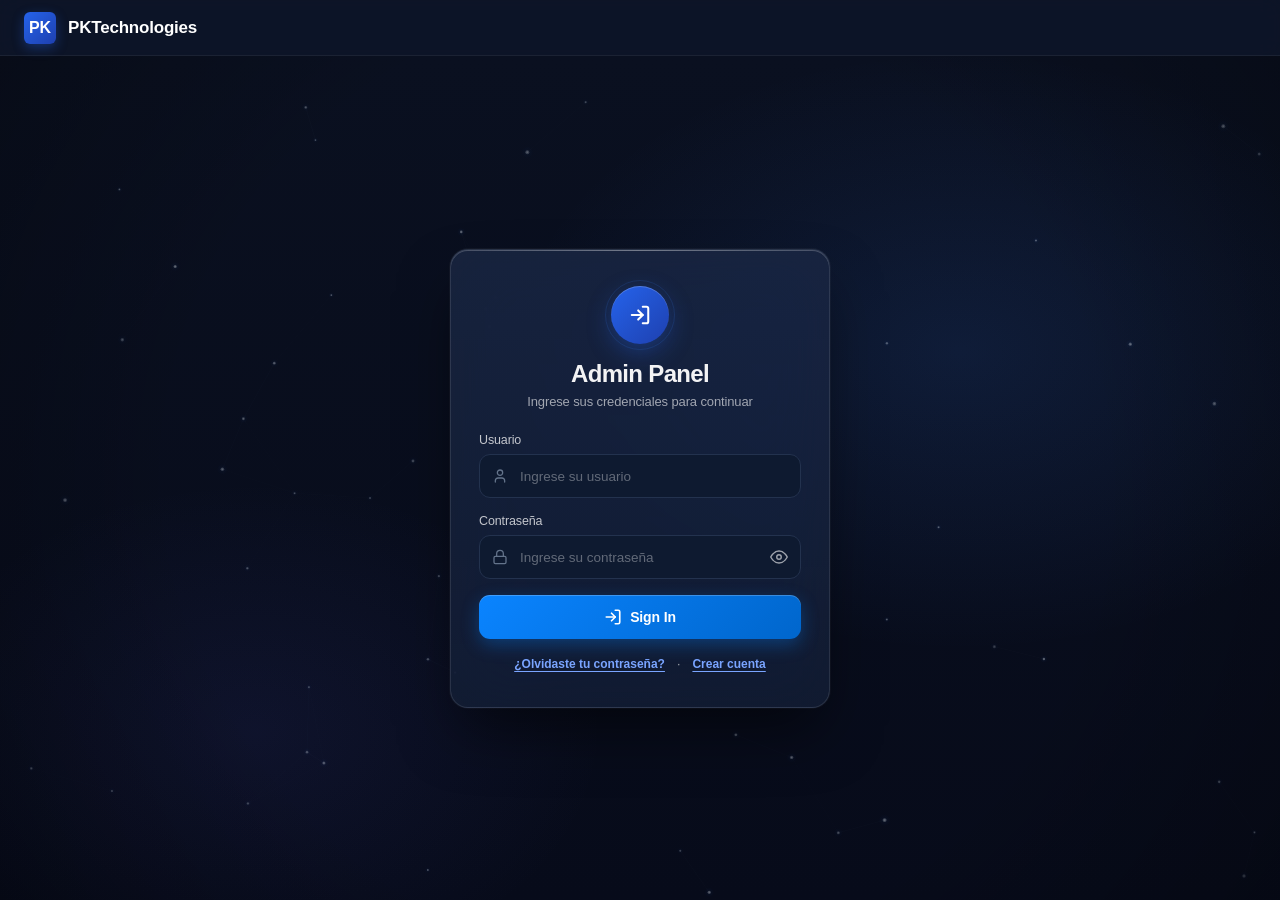
<file: index.html>
<!DOCTYPE html>
<html lang="es">
<head>
    <meta charset="UTF-8">
    <meta name="viewport" content="width=device-width, initial-scale=1.0">
    <title>PKTechnologies - Admin Panel</title>
    <link rel="stylesheet" href="styles.css?v=20250902_nodes">
</head>
<body>
    <header class="topbar">
        <div class="brand">
            <div class="brand-logo">PK</div>
            <span class="brand-name">PKTechnologies</span>
        </div>
    </header>

    <main class="main-container">
        <canvas id="bg-particles" aria-hidden="true"></canvas>
        <section class="card">
            <div class="icon-circle">
                <svg width="22" height="22" viewBox="0 0 24 24" fill="none" stroke="currentColor" stroke-width="2.2" stroke-linecap="round" stroke-linejoin="round">
                    <path d="M15 3h4a2 2 0 0 1 2 2v14a2 2 0 0 1-2 2h-4"></path>
                    <polyline points="10 17 15 12 10 7"></polyline>
                    <line x1="15" y1="12" x2="3" y2="12"></line>
                </svg>
            </div>

            <h1 class="card-title" id="form-title">Admin Panel</h1>
            <p class="card-subtitle" id="form-subtitle">Ingrese sus credenciales para continuar</p>

            <div id="alert-box" class="alert hidden"></div>

            <!-- Paso 1: Formulario de Credenciales -->
            <form id="login-form" novalidate>
                <div class="form-group">
                    <label for="username">Usuario</label>
                    <div class="input-wrapper">
                        <span class="input-icon" aria-hidden="true">
                            <svg width="16" height="16" viewBox="0 0 24 24" fill="none" stroke="currentColor" stroke-width="1.9" stroke-linecap="round" stroke-linejoin="round">
                                <path d="M19 21v-2a4 4 0 0 0-4-4H9a4 4 0 0 0-4 4v2"></path>
                                <circle cx="12" cy="7" r="4"></circle>
                            </svg>
                        </span>
                        <input type="text" id="username" placeholder="Ingrese su usuario" autocomplete="username">
                    </div>
                </div>

                <div class="form-group">
                    <label for="password">Contraseña</label>
                    <div class="input-wrapper with-toggle">
                        <span class="input-icon" aria-hidden="true">
                            <svg width="16" height="16" viewBox="0 0 24 24" fill="none" stroke="currentColor" stroke-width="1.9" stroke-linecap="round" stroke-linejoin="round">
                                <rect x="3" y="11" width="18" height="11" rx="2" ry="2"></rect>
                                <path d="M7 11V7a5 5 0 0 1 10 0v4"></path>
                            </svg>
                        </span>
                        <input type="password" id="password" placeholder="Ingrese su contraseña" autocomplete="current-password">
                        <button type="button" class="toggle-password" id="toggle-password" aria-label="Mostrar contraseña" tabindex="-1">
                            <!-- ojo abierto (visible) -->
                            <svg class="eye-open" width="18" height="18" viewBox="0 0 24 24" fill="none" stroke="currentColor" stroke-width="1.9" stroke-linecap="round" stroke-linejoin="round">
                                <path d="M1 12s4-8 11-8 11 8 11 8-4 8-11 8-11-8-11-8z"></path>
                                <circle cx="12" cy="12" r="3"></circle>
                            </svg>
                            <!-- ojo tachado (oculto) -->
                            <svg class="eye-closed hidden" width="18" height="18" viewBox="0 0 24 24" fill="none" stroke="currentColor" stroke-width="1.9" stroke-linecap="round" stroke-linejoin="round">
                                <path d="M17.94 17.94A10.07 10.07 0 0 1 12 20c-7 0-11-8-11-8a18.45 18.45 0 0 1 5.06-5.94"></path>
                                <path d="M9.53 9.53A3 3 0 0 0 12 15a3 3 0 0 0 2.47-5.47"></path>
                                <path d="M14.12 14.12L9.88 9.88"></path>
                                <path d="M1 1l22 22"></path>
                                <path d="M10.58 10.58A2 2 0 0 0 12 14a2 2 0 0 0 1.42-3.42"></path>
                            </svg>
                        </button>
                    </div>
                </div>

                <button type="submit" class="btn-signin">
                    <svg width="18" height="18" viewBox="0 0 24 24" fill="none" stroke="currentColor" stroke-width="2.2" stroke-linecap="round" stroke-linejoin="round">
                        <path d="M15 3h4a2 2 0 0 1 2 2v14a2 2 0 0 1-2 2h-4"></path>
                        <polyline points="10 17 15 12 10 7"></polyline>
                        <line x1="15" y1="12" x2="3" y2="12"></line>
                    </svg>
                    <span>Sign In</span>
                </button>
            </form>

            <!-- Paso 2: Formulario de Confirmación 2FA - adaptado de React otp-input a vanilla dark -->
            <form id="otp-form" class="hidden" novalidate>
                <div class="form-group otp-group">
                    <label>Código de Verificación (6 dígitos)</label>
                    <div class="otp-container" id="otp-container" role="group" aria-label="Código de verificación">
                        <input class="otp-cell" type="text" inputmode="numeric" autocomplete="one-time-code" maxlength="1" aria-label="Código, carácter 1 de 6">
                        <input class="otp-cell" type="text" inputmode="numeric" autocomplete="off" maxlength="1" aria-label="Código, carácter 2 de 6">
                        <input class="otp-cell" type="text" inputmode="numeric" autocomplete="off" maxlength="1" aria-label="Código, carácter 3 de 6">
                        <input class="otp-cell group-gap" type="text" inputmode="numeric" autocomplete="off" maxlength="1" aria-label="Código, carácter 4 de 6">
                        <input class="otp-cell" type="text" inputmode="numeric" autocomplete="off" maxlength="1" aria-label="Código, carácter 5 de 6">
                        <input class="otp-cell" type="text" inputmode="numeric" autocomplete="off" maxlength="1" aria-label="Código, carácter 6 de 6">
                    </div>
                    <div class="otp-hint" id="otp-hint" aria-live="polite"></div>
                    <div class="otp-resend">
                        <span id="otp-timer" aria-live="polite"></span>
                        <button type="button" id="resend-otp" class="link-button">Reenviar código</button>
                    </div>
                    <input type="hidden" id="otp-code">
                </div>

                <button type="submit" class="btn-signin">
                    <span>Confirmar código</span>
                </button>
            </form>

            <!-- Enlaces secundarios -->
            <div class="auth-links" id="auth-links">
                <button type="button" class="link-button" id="link-forgot">¿Olvidaste tu contraseña?</button>
                <span aria-hidden="true">·</span>
                <button type="button" class="link-button" id="link-register">Crear cuenta</button>
            </div>

            <!-- Paso: solicitar código de recuperación -->
            <form id="forgot-form" class="hidden" novalidate>
                <div class="form-group">
                    <label for="forgot-identifier">Usuario o correo</label>
                    <div class="input-wrapper">
                        <input type="text" id="forgot-identifier" placeholder="Tu usuario o correo" autocomplete="username">
                    </div>
                </div>
                <button type="submit" class="btn-signin">
                    <span>Enviar código</span>
                </button>
                <div class="otp-resend centered">
                    <button type="button" class="link-button" data-back>Volver al inicio</button>
                </div>
            </form>

            <!-- Paso: definir nueva contraseña -->
            <form id="reset-form" class="hidden" novalidate>
                <div class="form-group">
                    <label for="reset-email">Correo donde recibiste el código</label>
                    <div class="input-wrapper">
                        <input type="email" id="reset-email" placeholder="tucorreo@ejemplo.com" autocomplete="email">
                    </div>
                </div>
                <div class="form-group">
                    <label for="reset-code">Código de 6 dígitos</label>
                    <div class="input-wrapper">
                        <input type="text" id="reset-code" inputmode="numeric" maxlength="6" placeholder="000000" autocomplete="one-time-code">
                    </div>
                </div>
                <div class="form-group">
                    <label for="reset-password">Nueva contraseña</label>
                    <div class="input-wrapper">
                        <input type="password" id="reset-password" placeholder="Mínimo 8 caracteres, letras y números" autocomplete="new-password">
                    </div>
                </div>
                <div class="form-group">
                    <label for="reset-password2">Confirmar contraseña</label>
                    <div class="input-wrapper">
                        <input type="password" id="reset-password2" placeholder="Repite la contraseña" autocomplete="new-password">
                    </div>
                </div>
                <button type="submit" class="btn-signin">
                    <span>Guardar contraseña</span>
                </button>
                <div class="otp-resend centered">
                    <button type="button" class="link-button" data-back>Volver al inicio</button>
                </div>
            </form>

            <!-- Paso: crear cuenta -->
            <form id="register-form" class="hidden" novalidate>
                <div class="form-group">
                    <label for="reg-nombre">Usuario</label>
                    <div class="input-wrapper">
                        <input type="text" id="reg-nombre" placeholder="Elige un usuario" autocomplete="username">
                    </div>
                </div>
                <div class="form-group">
                    <label for="reg-email">Correo</label>
                    <div class="input-wrapper">
                        <input type="email" id="reg-email" placeholder="tucorreo@ejemplo.com" autocomplete="email">
                    </div>
                </div>
                <div class="form-group">
                    <label for="reg-password">Contraseña</label>
                    <div class="input-wrapper">
                        <input type="password" id="reg-password" placeholder="Mínimo 8 caracteres, letras y números" autocomplete="new-password">
                    </div>
                </div>
                <div class="form-group">
                    <label for="reg-password2">Confirmar contraseña</label>
                    <div class="input-wrapper">
                        <input type="password" id="reg-password2" placeholder="Repite la contraseña" autocomplete="new-password">
                    </div>
                </div>
                <button type="submit" class="btn-signin">
                    <span>Crear cuenta</span>
                </button>
                <div class="otp-resend centered">
                    <button type="button" class="link-button" data-back>Volver al inicio</button>
                </div>
            </form>

            <!-- Paso: confirmar cuenta con el código del correo (mismo diseño 6 celdas que el login) -->
            <form id="register-confirm-form" class="hidden" novalidate>
                <div class="form-group otp-group">
                    <label>Código de Verificación (6 dígitos)</label>
                    <div class="otp-container" id="reg-otp-container" role="group" aria-label="Código de verificación">
                        <input class="otp-cell" type="text" inputmode="numeric" autocomplete="one-time-code" maxlength="1" aria-label="Código, carácter 1 de 6">
                        <input class="otp-cell" type="text" inputmode="numeric" autocomplete="off" maxlength="1" aria-label="Código, carácter 2 de 6">
                        <input class="otp-cell" type="text" inputmode="numeric" autocomplete="off" maxlength="1" aria-label="Código, carácter 3 de 6">
                        <input class="otp-cell group-gap" type="text" inputmode="numeric" autocomplete="off" maxlength="1" aria-label="Código, carácter 4 de 6">
                        <input class="otp-cell" type="text" inputmode="numeric" autocomplete="off" maxlength="1" aria-label="Código, carácter 5 de 6">
                        <input class="otp-cell" type="text" inputmode="numeric" autocomplete="off" maxlength="1" aria-label="Código, carácter 6 de 6">
                    </div>
                    <div class="otp-hint" id="reg-otp-hint" aria-live="polite"></div>
                    <div class="otp-resend">
                        <span id="reg-otp-timer" aria-live="polite"></span>
                        <button type="button" id="resend-reg" class="link-button">Reenviar código</button>
                    </div>
                    <input type="hidden" id="reg-otp-code">
                </div>
                <button type="submit" class="btn-signin">
                    <span>Confirmar cuenta</span>
                </button>
                <div class="otp-resend centered">
                    <button type="button" class="link-button" data-back>Volver al inicio</button>
                </div>
            </form>
        </section>
    </main>

    <script src="app.js?v=20250902_nodes"></script>
</body>
</html>
</file>
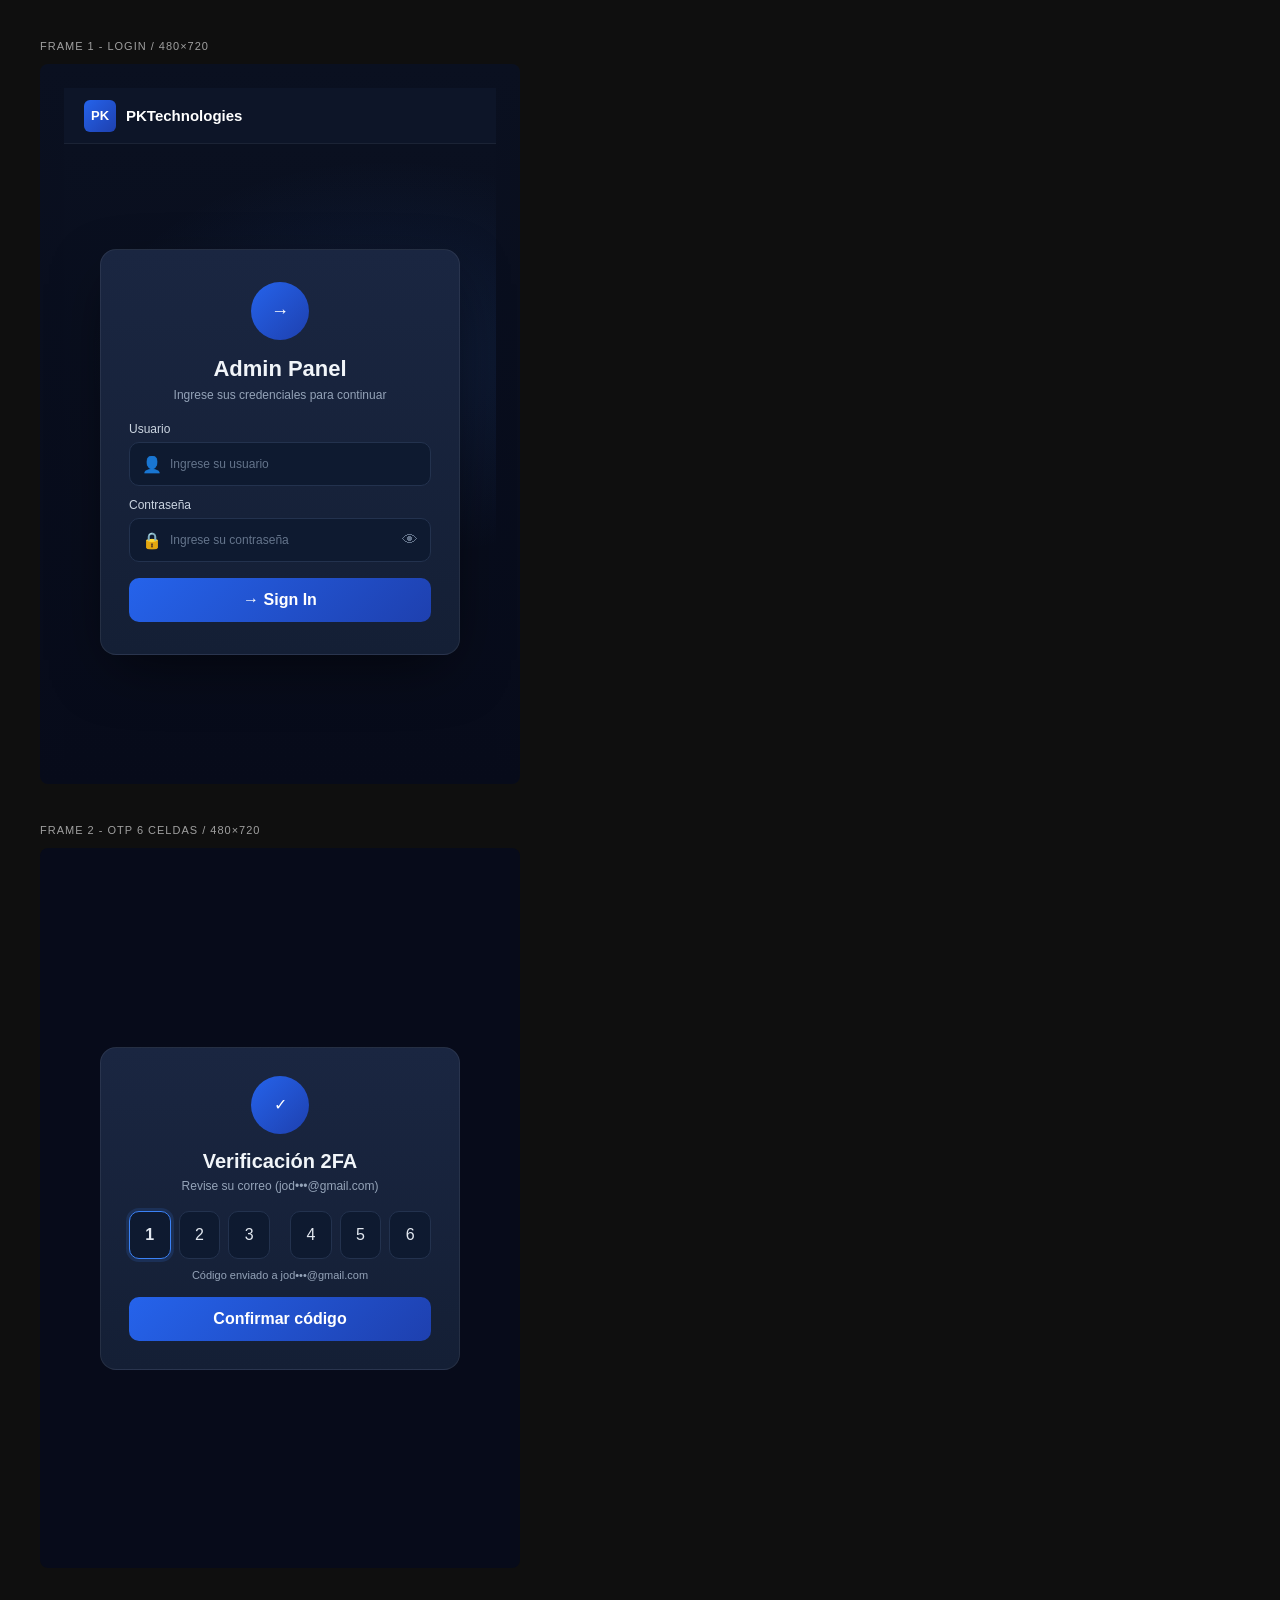
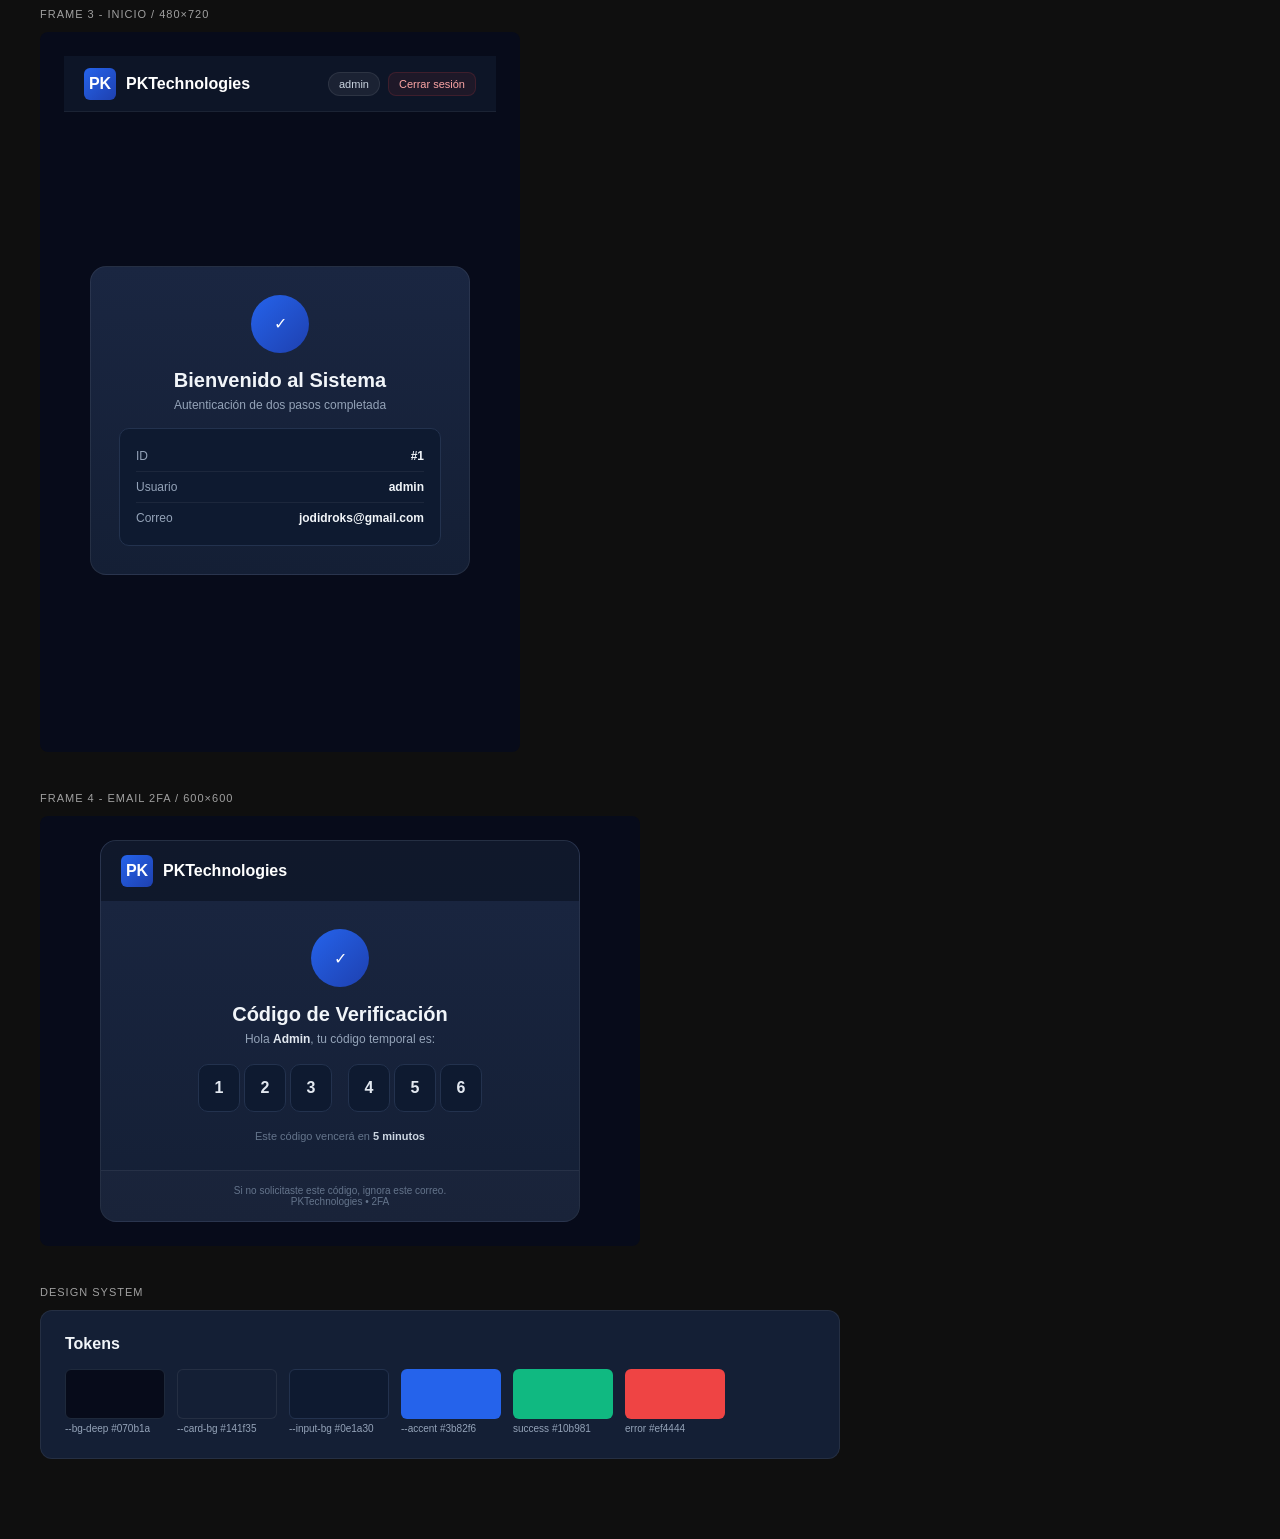
<file: figma/PKTechnologies_Figma_Import.html>
<!DOCTYPE html>
<html lang="es">
<head>
<meta charset="UTF-8">
<title>PKTechnologies - Figma Import</title>
<style>
  *{margin:0;padding:0;box-sizing:border-box;font-family:-apple-system,BlinkMacSystemFont,"Segoe UI",Roboto,sans-serif}
  body{background:#0f0f0f;padding:40px}
  .label{color:#fff;font-size:11px;letter-spacing:1px;text-transform:uppercase;margin-bottom:12px;opacity:0.6}
  /* Frame container for Figma */
  .figma-frame{width:480px;background:#070b1a;padding:24px;border-radius:8px;margin-bottom:40px}
</style>
</head>
<body>

<!-- FRAME 1: Login -->
<div class="label">Frame 1 - Login / 480×720</div>
<div class="figma-frame" style="width:480px;height:720px;background:linear-gradient(180deg,#0a1020 0%,#070b1a 100%);display:flex;flex-direction:column;">
  <div style="height:56px;background:rgba(15,23,42,0.85);display:flex;align-items:center;padding:0 20px;border-bottom:1px solid rgba(255,255,255,0.06);">
    <div style="width:32px;height:32px;background:linear-gradient(135deg,#2563eb,#1e40af);border-radius:6px;display:flex;align-items:center;justify-content:center;color:#fff;font-weight:700;font-size:13px;">PK</div>
    <span style="color:#fff;font-weight:600;margin-left:10px;font-size:15px;">PKTechnologies</span>
  </div>
  <div style="flex:1;display:flex;align-items:center;justify-content:center;padding:24px;background:radial-gradient(ellipse 600px 400px at 75% 35%, rgba(59,130,246,0.12), transparent 50%), linear-gradient(180deg,#0a1020 0%,#070b1a 100%);">
    <div style="width:360px;background:linear-gradient(180deg,#1a2641 0%,#141f35 100%);border:1px solid rgba(255,255,255,0.07);border-radius:16px;padding:32px 28px;box-shadow:0 20px 60px -15px rgba(0,0,0,0.6);text-align:center;">
      <div style="width:58px;height:58px;background:linear-gradient(135deg,#2563eb,#1e40af);border-radius:50%;margin:0 auto 16px;display:flex;align-items:center;justify-content:center;color:#fff;font-size:18px;">→</div>
      <div style="color:#f1f5f9;font-size:22px;font-weight:650;margin-bottom:6px;">Admin Panel</div>
      <div style="color:#94a3b8;font-size:12px;margin-bottom:20px;">Ingrese sus credenciales para continuar</div>
      <div style="text-align:left;margin-bottom:12px;">
        <div style="color:#cbd5e1;font-size:12px;margin-bottom:6px;">Usuario</div>
        <div style="height:44px;background:#0e1a30;border:1px solid #23324e;border-radius:10px;display:flex;align-items:center;padding:0 12px;gap:8px;">
          <span style="color:#64748b;">👤</span><span style="color:#64748b;font-size:12px;">Ingrese su usuario</span>
        </div>
      </div>
      <div style="text-align:left;margin-bottom:16px;">
        <div style="color:#cbd5e1;font-size:12px;margin-bottom:6px;">Contraseña</div>
        <div style="height:44px;background:#0e1a30;border:1px solid #23324e;border-radius:10px;display:flex;align-items:center;padding:0 12px;gap:8px;justify-content:space-between;">
          <span style="display:flex;gap:8px;align-items:center;"><span style="color:#64748b;">🔒</span><span style="color:#64748b;font-size:12px;">Ingrese su contraseña</span></span><span style="color:#64748b;">👁</span>
        </div>
      </div>
      <div style="height:44px;background:linear-gradient(135deg,#2563eb,#1e40af);border-radius:10px;display:flex;align-items:center;justify-content:center;color:#fff;font-weight:600;gap:8px;">→ Sign In</div>
    </div>
  </div>
</div>

<!-- FRAME 2: OTP 6 celdas -->
<div class="label">Frame 2 - OTP 6 celdas / 480×720</div>
<div class="figma-frame" style="width:480px;height:720px;background:#070b1a;padding:24px;display:flex;flex-direction:column;align-items:center;justify-content:center;">
  <div style="width:360px;background:linear-gradient(180deg,#1a2641 0%,#141f35 100%);border:1px solid rgba(255,255,255,0.07);border-radius:16px;padding:28px;text-align:center;">
    <div style="width:58px;height:58px;background:linear-gradient(135deg,#2563eb,#1e40af);border-radius:50%;margin:0 auto 16px;display:flex;align-items:center;justify-content:center;color:#fff;">✓</div>
    <div style="color:#f1f5f9;font-size:20px;font-weight:650;">Verificación 2FA</div>
    <div style="color:#94a3b8;font-size:12px;margin:6px 0 18px;">Revise su correo (jod•••@gmail.com)</div>
    <div style="display:flex;gap:8px;justify-content:center;margin-bottom:10px;">
      <div style="width:42px;height:48px;background:#0e1a30;border:1.8px solid #3b82f6;border-radius:10px;display:flex;align-items:center;justify-content:center;color:#e2e8f0;font-mono:17px;font-weight:600;box-shadow:0 0 0 3px rgba(59,130,246,0.15);">1</div>
      <div style="width:42px;height:48px;background:#0e1a30;border:1.8px solid #23324e;border-radius:10px;display:flex;align-items:center;justify-content:center;color:#e2e8f0;font-mono:17px;">2</div>
      <div style="width:42px;height:48px;background:#0e1a30;border:1.8px solid #23324e;border-radius:10px;display:flex;align-items:center;justify-content:center;color:#e2e8f0;">3</div>
      <div style="width:42px;height:48px;background:#0e1a30;border:1.8px solid #23324e;border-radius:10px;display:flex;align-items:center;justify-content:center;color:#e2e8f0;margin-left:12px;">4</div>
      <div style="width:42px;height:48px;background:#0e1a30;border:1.8px solid #23324e;border-radius:10px;display:flex;align-items:center;justify-content:center;color:#e2e8f0;">5</div>
      <div style="width:42px;height:48px;background:#0e1a30;border:1.8px solid #23324e;border-radius:10px;display:flex;align-items:center;justify-content:center;color:#e2e8f0;">6</div>
    </div>
    <div style="color:#94a3b8;font-size:11px;">Código enviado a jod•••@gmail.com</div>
    <div style="height:44px;background:linear-gradient(135deg,#2563eb,#1e40af);border-radius:10px;display:flex;align-items:center;justify-content:center;color:#fff;font-weight:600;margin-top:16px;">Confirmar código</div>
  </div>
</div>

<!-- FRAME 3: Inicio -->
<div class="label">Frame 3 - Inicio / 480×720</div>
<div class="figma-frame" style="width:480px;height:720px;background:#070b1a;padding:24px;display:flex;flex-direction:column;">
  <div style="height:56px;background:rgba(15,23,42,0.85);display:flex;align-items:center;padding:0 20px;justify-content:space-between;border-bottom:1px solid rgba(255,255,255,0.06);">
    <div style="display:flex;align-items:center;gap:10px;"><div style="width:32px;height:32px;background:linear-gradient(135deg,#2563eb,#1e40af);border-radius:6px;display:flex;align-items:center;justify-content:center;color:#fff;font-weight:700;">PK</div><span style="color:#fff;font-weight:600;">PKTechnologies</span></div>
    <div style="display:flex;gap:8px;align-items:center;"><span style="background:rgba(255,255,255,0.06);border:1px solid rgba(255,255,255,0.08);padding:5px 10px;border-radius:20px;color:#cbd5e1;font-size:11px;">admin</span><span style="background:rgba(239,68,68,0.08);border:1px solid rgba(239,68,68,0.15);padding:5px 10px;border-radius:8px;color:#fca5a5;font-size:11px;">Cerrar sesión</span></div>
  </div>
  <div style="flex:1;display:flex;align-items:center;justify-content:center;padding:24px;">
    <div style="width:380px;background:linear-gradient(180deg,#1a2641 0%,#141f35 100%);border:1px solid rgba(255,255,255,0.07);border-radius:16px;padding:28px;text-align:center;">
      <div style="width:58px;height:58px;background:linear-gradient(135deg,#2563eb,#1e40af);border-radius:50%;margin:0 auto 16px;display:flex;align-items:center;justify-content:center;color:#fff;">✓</div>
      <div style="color:#f1f5f9;font-size:20px;font-weight:650;">Bienvenido al Sistema</div>
      <div style="color:#94a3b8;font-size:12px;margin:6px 0 16px;">Autenticación de dos pasos completada</div>
      <div style="background:#0e1a30;border:1px solid #23324e;border-radius:10px;padding:12px 16px;text-align:left;">
        <div style="display:flex;justify-content:space-between;padding:8px 0;border-bottom:1px solid rgba(255,255,255,0.06);font-size:12px;"><span style="color:#94a3b8;">ID</span><span style="color:#f1f5f9;font-weight:600;">#1</span></div>
        <div style="display:flex;justify-content:space-between;padding:8px 0;border-bottom:1px solid rgba(255,255,255,0.06);font-size:12px;"><span style="color:#94a3b8;">Usuario</span><span style="color:#f1f5f9;font-weight:600;">admin</span></div>
        <div style="display:flex;justify-content:space-between;padding:8px 0;font-size:12px;"><span style="color:#94a3b8;">Correo</span><span style="color:#f1f5f9;font-weight:600;">jodidroks@gmail.com</span></div>
      </div>
    </div>
  </div>
</div>

<!-- FRAME 4: Email -->
<div class="label">Frame 4 - Email 2FA / 600×600</div>
<div class="figma-frame" style="width:600px;background:#070b1a;padding:24px;">
  <div style="max-width:480px;margin:0 auto;background:linear-gradient(180deg,#1a2641 0%,#141f35 100%);border:1px solid rgba(255,255,255,0.07);border-radius:16px;overflow:hidden;">
    <div style="background:rgba(15,23,42,0.9);padding:14px 20px;display:flex;align-items:center;gap:10px;">
      <div style="width:32px;height:32px;background:linear-gradient(135deg,#2563eb,#1e40af);border-radius:6px;display:flex;align-items:center;justify-content:center;color:#fff;font-weight:700;">PK</div>
      <span style="color:#fff;font-weight:600;">PKTechnologies</span>
    </div>
    <div style="padding:28px 24px;text-align:center;">
      <div style="width:58px;height:58px;background:linear-gradient(135deg,#2563eb,#1e40af);border-radius:50%;margin:0 auto;display:flex;align-items:center;justify-content:center;color:#fff;">✓</div>
      <div style="color:#f1f5f9;font-size:20px;font-weight:650;margin:16px 0 6px;">Código de Verificación</div>
      <div style="color:#94a3b8;font-size:12px;">Hola <span style="color:#e2e8f0;font-weight:600;">Admin</span>, tu código temporal es:</div>
      <div style="display:flex;gap:4px;justify-content:center;margin:18px 0;">
        <div style="width:42px;height:48px;background:#0e1a30;border:1.8px solid #23324e;border-radius:10px;display:flex;align-items:center;justify-content:center;color:#e2e8f0;font-weight:600;">1</div>
        <div style="width:42px;height:48px;background:#0e1a30;border:1.8px solid #23324e;border-radius:10px;display:flex;align-items:center;justify-content:center;color:#e2e8f0;font-weight:600;">2</div>
        <div style="width:42px;height:48px;background:#0e1a30;border:1.8px solid #23324e;border-radius:10px;display:flex;align-items:center;justify-content:center;color:#e2e8f0;font-weight:600;">3</div>
        <div style="width:42px;height:48px;background:#0e1a30;border:1.8px solid #23324e;border-radius:10px;display:flex;align-items:center;justify-content:center;color:#e2e8f0;font-weight:600;margin-left:12px;">4</div>
        <div style="width:42px;height:48px;background:#0e1a30;border:1.8px solid #23324e;border-radius:10px;display:flex;align-items:center;justify-content:center;color:#e2e8f0;font-weight:600;">5</div>
        <div style="width:42px;height:48px;background:#0e1a30;border:1.8px solid #23324e;border-radius:10px;display:flex;align-items:center;justify-content:center;color:#e2e8f0;font-weight:600;">6</div>
      </div>
      <div style="color:#64748b;font-size:11px;">Este código vencerá en <span style="color:#cbd5e1;font-weight:600;">5 minutos</span></div>
    </div>
    <div style="background:rgba(255,255,255,0.02);border-top:1px solid rgba(255,255,255,0.06);padding:14px;text-align:center;color:#64748b;font-size:10px;">Si no solicitaste este código, ignora este correo.<br>PKTechnologies • 2FA</div>
  </div>
</div>

<!-- DESIGN SYSTEM -->
<div class="label">Design System</div>
<div class="figma-frame" style="width:800px;background:#141f35;padding:24px;border:1px solid rgba(255,255,255,0.07);border-radius:12px;">
  <div style="color:#f1f5f9;font-size:16px;font-weight:700;margin-bottom:16px;">Tokens</div>
  <div style="display:flex;gap:12px;flex-wrap:wrap;">
    <div style="width:100px;"><div style="height:50px;background:#070b1a;border-radius:6px;border:1px solid #1e293b;"></div><div style="color:#94a3b8;font-size:10px;margin-top:4px;">--bg-deep #070b1a</div></div>
    <div style="width:100px;"><div style="height:50px;background:#141f35;border-radius:6px;border:1px solid rgba(255,255,255,0.07);"></div><div style="color:#94a3b8;font-size:10px;margin-top:4px;">--card-bg #141f35</div></div>
    <div style="width:100px;"><div style="height:50px;background:#0e1a30;border-radius:6px;border:1px solid #23324e;"></div><div style="color:#94a3b8;font-size:10px;margin-top:4px;">--input-bg #0e1a30</div></div>
    <div style="width:100px;"><div style="height:50px;background:#2563eb;border-radius:6px;"></div><div style="color:#94a3b8;font-size:10px;margin-top:4px;">--accent #3b82f6</div></div>
    <div style="width:100px;"><div style="height:50px;background:#10b981;border-radius:6px;"></div><div style="color:#94a3b8;font-size:10px;margin-top:4px;">success #10b981</div></div>
    <div style="width:100px;"><div style="height:50px;background:#ef4444;border-radius:6px;"></div><div style="color:#94a3b8;font-size:10px;margin-top:4px;">error #ef4444</div></div>
  </div>
</div>

</body>
</html>
</file>
<file: styles.css>
* {
    margin: 0;
    padding: 0;
    box-sizing: border-box;
    font-family: -apple-system, BlinkMacSystemFont, "Segoe UI", Roboto, Helvetica, Arial, sans-serif;
}

:root {
    --bg-deep: #070b1a;
    --bg-mid: #0f172a;
    --card-bg: rgba(20, 31, 53, 0.78);
    --card-border: rgba(255, 255, 255, 0.1);
    --text-primary: rgba(255, 255, 255, 0.95);
    --text-secondary: rgba(255, 255, 255, 0.60);
    --text-tertiary: rgba(255, 255, 255, 0.35);
    --text-label: rgba(255, 255, 255, 0.75);
    --input-bg: #0e1a30;
    --input-bg-hover: #162747;
    --input-border: #23324e;
    --input-border-hover: #3a5a8a;
    --accent: #3b82f6;
    --accent-strong: #2563eb;
    --accent-glow: rgba(59, 130, 246, 0.15);
    --apple-blue: #0a84ff;
    --apple-focus: rgba(10, 132, 255, 0.28);
    --apple-ease: cubic-bezier(0.16, 1, 0.3, 1);
}

body {
    min-height: 100vh;
    display: flex;
    flex-direction: column;
    background-color: var(--bg-deep);
    color: var(--text-primary);
    overflow-x: hidden;
}

/* 1. Barra superior - dark glass */
.topbar {
    height: 56px;
    background: rgba(15, 23, 42, 0.85);
    backdrop-filter: blur(12px) saturate(1.2);
    display: flex;
    align-items: center;
    padding: 0 24px;
    border-bottom: 1px solid rgba(255, 255, 255, 0.06);
    z-index: 10;
    animation: slideDownTop 0.6s ease-out;
}

@keyframes slideDownTop {
    from { transform: translateY(-100%); opacity: 0; }
    to { transform: translateY(0); opacity: 1; }
}

.brand {
    display: flex;
    align-items: center;
    gap: 12px;
}

.brand-logo {
    width: 32px;
    height: 32px;
    background: linear-gradient(135deg, #2563eb, #1e40af);
    color: #ffffff;
    font-size: 16px;
    font-weight: 700;
    display: flex;
    align-items: center;
    justify-content: center;
    border-radius: 6px;
    box-shadow: 0 4px 12px rgba(37, 99, 235, 0.35);
    transition: transform 0.3s ease, box-shadow 0.3s ease;
}

.brand-logo:hover {
    transform: scale(1.05) rotate(3deg);
    box-shadow: 0 6px 18px rgba(37, 99, 235, 0.5);
}

.brand-name {
    color: #ffffff;
    font-size: 17px;
    font-weight: 600;
    letter-spacing: -0.2px;
}

/* 2. Fondo degradado oscuro con animación sutil + partículas nodos */
.main-container {
    flex: 1;
    display: flex;
    justify-content: center;
    align-items: center;
    padding: 30px 20px;
    background:
        radial-gradient(ellipse 900px 600px at 75% 35%, rgba(59, 130, 246, 0.12) 0%, transparent 50%),
        radial-gradient(ellipse 700px 500px at 20% 80%, rgba(99, 102, 241, 0.08) 0%, transparent 50%),
        linear-gradient(180deg, #0a1020 0%, #070b1a 100%);
    position: relative;
    perspective: 1000px;
    perspective-origin: center center;
    overflow: hidden;
    animation: bgShift 22s var(--apple-ease) infinite;
}

@keyframes bgShift {
    0%, 100% { background-position: 0 0, 0 0, 0 0; }
    33% { background-position: -18px -10px, 14px 8px, 0 0; }
    66% { background-position: 12px 6px, -10px -12px, 0 0; }
}

.main-container::before {
    content: "";
    position: absolute;
    inset: 0;
    background: radial-gradient(circle at 50% 50%, transparent 60%, rgba(0,0,0,0.25) 100%);
    pointer-events: none;
    z-index: 1;
}

#bg-particles {
    position: absolute;
    inset: 0;
    width: 100%;
    height: 100%;
    pointer-events: none;
    z-index: 0;
    opacity: 0.5;
}

.main-container > .card {
    z-index: 2;
}

/* 3. Tarjeta dark estilo Apple Glassmorphism */
.card {
    background: linear-gradient(180deg, rgba(26, 38, 65, 0.85) 0%, var(--card-bg) 100%);
    backdrop-filter: blur(32px) saturate(190%);
    -webkit-backdrop-filter: blur(32px) saturate(190%);
    width: 100%;
    max-width: 380px;
    border-radius: 18px;
    padding: 36px 28px 32px 28px;
    border: 1px solid var(--card-border);
    box-shadow:
        0 30px 60px -12px rgba(0, 0, 0, 0.55),
        0 0 0 1px rgba(255, 255, 255, 0.04),
        inset 0 1px 0 0 rgba(255, 255, 255, 0.2);
    display: flex;
    flex-direction: column;
    align-items: center;
    position: relative;
    overflow: hidden;
    animation: fadeInUp 0.7s var(--apple-ease);
    transition: transform 0.35s var(--apple-ease), box-shadow 0.5s ease, border-color 0.4s ease;
    transform-style: preserve-3d;
    will-change: transform;
}

.card::before {
    content: "";
    position: absolute;
    top: 0;
    left: 0;
    right: 0;
    height: 1px;
    background: linear-gradient(90deg, transparent, rgba(255, 255, 255, 0.25), transparent);
    z-index: 3;
}

/* Brillo que sigue al cursor para efecto 3D - extra sutil */
.card-glare {
    position: absolute;
    inset: 0;
    border-radius: inherit;
    background: radial-gradient(circle at var(--mx, 50%) var(--my, 50%), rgba(255,255,255,0.035) 0%, rgba(255,255,255,0.01) 28%, transparent 62%);
    opacity: 0;
    transition: opacity 0.5s ease;
    pointer-events: none;
    z-index: 2;
    mix-blend-mode: overlay;
}

.card.is-tilting .card-glare {
    opacity: 0.55;
}

/* Profundidad extra sutil para elementos internos */
.icon-circle,
.card-title,
.card-subtitle,
form {
    transform: translateZ(0);
    transition: transform 0.4s cubic-bezier(0.16, 1, 0.3, 1);
}

.card.is-tilting .icon-circle {
    transform: translateZ(6px);
}

.card.is-tilting .card-title {
    transform: translateZ(4px);
}

.card.is-tilting .card-subtitle {
    transform: translateZ(2px);
}

.card.is-tilting form {
    transform: translateZ(1px);
}

.card:hover {
    transform: translateY(-2px);
    border-color: rgba(255, 255, 255, 0.1);
    box-shadow:
        0 28px 70px -18px rgba(0, 0, 0, 0.65),
        0 0 0 1px rgba(255, 255, 255, 0.05),
        inset 0 1px 0 rgba(255, 255, 255, 0.08);
}

@keyframes fadeInUp {
    from { opacity: 0; transform: translateY(22px) scale(0.97); }
    to { opacity: 1; transform: translateY(0) scale(1); }
}

/* Ícono circular superior */
.icon-circle {
    width: 58px;
    height: 58px;
    background: linear-gradient(135deg, #2563eb, #1e40af);
    color: #ffffff;
    border-radius: 50%;
    display: flex;
    justify-content: center;
    align-items: center;
    margin-bottom: 16px;
    box-shadow: 0 8px 24px rgba(37, 99, 235, 0.35), inset 0 1px 0 rgba(255,255,255,0.2);
    position: relative;
    animation: floatIcon 3s ease-in-out infinite, pulseGlow 2.8s infinite;
}

.icon-circle::after {
    content: "";
    position: absolute;
    inset: -6px;
    border-radius: 50%;
    border: 1px solid rgba(59, 130, 246, 0.15);
    animation: pingRing 2.8s cubic-bezier(0,0,0.2,1) infinite;
}

@keyframes floatIcon {
    0%, 100% { transform: translateY(0); }
    50% { transform: translateY(-4px); }
}

@keyframes pulseGlow {
    0%, 100% { box-shadow: 0 8px 24px rgba(37,99,235,0.35), inset 0 1px 0 rgba(255,255,255,0.2); }
    50% { box-shadow: 0 12px 28px rgba(37,99,235,0.45), inset 0 1px 0 rgba(255,255,255,0.25); }
}

@keyframes pingRing {
    0% { transform: scale(0.9); opacity: 0.6; }
    100% { transform: scale(1.35); opacity: 0; }
}

/* Títulos */
.card-title {
    font-size: 24px;
    font-weight: 600;
    color: var(--text-primary);
    margin-bottom: 6px;
    letter-spacing: -0.028em;
    animation: fadeIn 0.6s ease 0.15s both;
}

.card-subtitle {
    font-size: 13px;
    color: var(--text-secondary);
    margin-bottom: 24px;
    text-align: center;
    letter-spacing: -0.01em;
    animation: fadeIn 0.6s ease 0.22s both;
}

@keyframes fadeIn {
    from { opacity: 0; transform: translateY(6px); }
    to { opacity: 1; transform: translateY(0); }
}

/* Formulario */
form {
    width: 100%;
}

.form-group {
    margin-bottom: 16px;
    display: flex;
    flex-direction: column;
    animation: fadeInUp 0.6s ease both;
}

.form-group:nth-child(1) { animation-delay: 0.28s; }
.form-group:nth-child(2) { animation-delay: 0.35s; }

.form-group label {
    font-size: 12.5px;
    font-weight: 500;
    color: var(--text-label);
    margin-bottom: 7px;
    letter-spacing: -0.01em;
    transition: color 0.25s var(--apple-ease), transform 0.25s var(--apple-ease);
}

.form-group:focus-within label {
    color: var(--apple-blue);
    transform: translateX(1px);
}

/* Wrapper con iconos - estilo como en captura */
.input-wrapper {
    position: relative;
    display: flex;
    align-items: center;
}

.input-wrapper input {
    flex: 1;
    width: 100%;
}

.input-icon {
    position: absolute;
    left: 12px;
    width: 18px;
    height: 18px;
    display: flex;
    align-items: center;
    justify-content: center;
    color: #64748b;
    pointer-events: none;
    transition: color 0.25s ease, transform 0.25s ease;
    z-index: 1;
}

.input-wrapper:focus-within .input-icon {
    color: var(--apple-blue);
}

.input-wrapper:hover .input-icon {
    color: #93b4ff;
}

.toggle-password {
    position: absolute;
    right: 6px;
    width: 32px;
    height: 32px;
    display: flex;
    align-items: center;
    justify-content: center;
    background: transparent;
    border: none;
    color: var(--text-secondary);
    cursor: pointer;
    border-radius: 8px;
    transition: all 0.22s var(--apple-ease);
    z-index: 2;
}

.toggle-password:hover {
    color: #ffffff;
    background: rgba(255, 255, 255, 0.08);
}

.toggle-password:active {
    transform: scale(0.92);
}

.toggle-password:focus-visible {
    outline: 2px solid var(--apple-blue);
    outline-offset: 2px;
}

.toggle-password:disabled {
    opacity: 0.4;
    cursor: not-allowed;
    background: transparent;
}

.toggle-password .eye-closed,
.toggle-password .eye-open {
    position: absolute;
    transition: opacity 0.2s ease, transform 0.2s ease;
}

.form-group input {
    height: 44px;
    background-color: var(--input-bg);
    border: 1px solid var(--input-border);
    border-radius: 11px;
    padding: 0 14px;
    font-size: 13.5px;
    color: var(--text-primary);
    outline: none;
    transition: all 0.25s var(--apple-ease);
    position: relative;
}

.input-wrapper input {
    padding-left: 40px;
    padding-right: 14px;
}

.input-wrapper.with-toggle input {
    padding-right: 42px;
}

/* Hover sutil pedido */
.form-group input:hover {
    background-color: var(--input-bg-hover);
    border-color: var(--input-border-hover);
    transform: translateY(-1px);
    box-shadow: 0 4px 16px rgba(0, 0, 0, 0.25), 0 0 0 1px rgba(255,255,255,0.03);
}

.form-group input::placeholder {
    color: var(--text-tertiary);
    transition: color 0.25s ease, transform 0.25s ease;
}

.form-group input:hover::placeholder {
    color: var(--text-secondary);
}

.form-group input:focus {
    background-color: #12213d;
    border-color: var(--apple-blue);
    box-shadow: 0 0 0 3.5px var(--apple-focus), 0 6px 18px rgba(10, 132, 255, 0.15);
    transform: translateY(-1px);
}

.form-group input:focus::placeholder {
    transform: translateX(2px);
    opacity: 0.7;
}

.form-group input:disabled {
    opacity: 0.5;
    cursor: not-allowed;
    transform: none;
}

/* Botón Sign In con animaciones y física de resorte Apple */
.btn-signin {
    width: 100%;
    height: 44px;
    background: linear-gradient(135deg, #0a84ff, #0066cc);
    color: #ffffff;
    border: none;
    border-radius: 11px;
    font-size: 14px;
    font-weight: 600;
    letter-spacing: -0.01em;
    cursor: pointer;
    display: flex;
    align-items: center;
    justify-content: center;
    gap: 8px;
    margin-top: 10px;
    position: relative;
    overflow: hidden;
    isolation: isolate;
    box-shadow: 0 6px 18px rgba(10, 132, 255, 0.32), inset 0 1px 0 rgba(255,255,255,0.22);
    transition: all 0.25s var(--apple-ease);
    animation: fadeInUp 0.6s ease 0.42s both;
}

.btn-signin::before {
    content: "";
    position: absolute;
    inset: 0;
    background: linear-gradient(90deg, transparent, rgba(255,255,255,0.18), transparent);
    transform: translateX(-110%);
    transition: transform 0.6s ease;
    z-index: -1;
}

.btn-signin:hover::before {
    transform: translateX(110%);
}

.btn-signin:hover {
    background: linear-gradient(135deg, #1f8fff, #0070e0);
    transform: translateY(-1.5px);
    box-shadow: 0 10px 24px rgba(10, 132, 255, 0.42), inset 0 1px 0 rgba(255,255,255,0.28);
}

.btn-signin:active {
    transform: scale(0.965);
    box-shadow: 0 4px 12px rgba(10, 132, 255, 0.25);
    transition: transform 0.1s var(--apple-ease);
}

.btn-signin:disabled {
    opacity: 0.65;
    cursor: not-allowed;
    transform: none;
    box-shadow: none;
}

.btn-signin svg {
    transition: transform 0.3s ease;
}

.btn-signin:hover svg {
    transform: translateX(2px);
}

/* Alertas dark + animación */
.alert {
    width: 100%;
    padding: 11px 12px;
    border-radius: 10px;
    font-size: 12.5px;
    text-align: center;
    margin-bottom: 16px;
    font-weight: 500;
    animation: alertIn 0.45s cubic-bezier(0.16, 1, 0.3, 1);
    backdrop-filter: blur(8px);
}

@keyframes alertIn {
    from { opacity: 0; transform: translateY(-8px) scale(0.98); }
    to { opacity: 1; transform: translateY(0) scale(1); }
}

.alert.error {
    background: rgba(239, 68, 68, 0.1);
    color: #fca5a5;
    border: 1px solid rgba(239, 68, 68, 0.22);
    box-shadow: 0 4px 16px rgba(239,68,68,0.12);
}

.alert.success {
    background: rgba(34, 197, 94, 0.1);
    color: #86efac;
    border: 1px solid rgba(34, 197, 94, 0.22);
    box-shadow: 0 4px 16px rgba(34,197,94,0.12);
}

.hidden {
    display: none !important;
}

/* Vibración suave en error */
@keyframes shake {
    0%, 100% { transform: translate3d(0, 0, 0); }
    10% { transform: translate3d(-5px, 0, 0); }
    20% { transform: translate3d(5px, 0, 0); }
    30% { transform: translate3d(-4px, 0, 0); }
    40% { transform: translate3d(4px, 0, 0); }
    50% { transform: translate3d(-2px, 0, 0); }
    60% { transform: translate3d(2px, 0, 0); }
    70% { transform: translate3d(-1px, 0, 0); }
    80% { transform: translate3d(1px, 0, 0); }
    90% { transform: translate3d(-0.5px, 0, 0); }
}

.card.shake {
    animation: shake 0.55s cubic-bezier(0.36, 0.07, 0.19, 0.97) both;
    will-change: transform;
    border-color: rgba(239, 68, 68, 0.35) !important;
}

/* Input error pulse al hacer shake */
.card.shake .form-group input {
    border-color: rgba(239, 68, 68, 0.4);
    animation: inputErrorPulse 0.55s ease;
}

@keyframes inputErrorPulse {
    0%, 100% { box-shadow: 0 0 0 0 rgba(239,68,68,0); }
    50% { box-shadow: 0 0 0 3px rgba(239,68,68,0.12); }
}

/* Transición suave entre formularios login/otp */
#login-form, #otp-form, #forgot-form, #reset-form, #register-form, #register-confirm-form {
    transition: opacity 0.35s ease, transform 0.35s ease;
}

#login-form.hidden, #otp-form.hidden, #forgot-form.hidden, #reset-form.hidden, #register-form.hidden, #register-confirm-form.hidden {
    opacity: 0;
    transform: translateY(6px);
    pointer-events: none;
}

/* Autofill dark */
input:-webkit-autofill,
input:-webkit-autofill:hover,
input:-webkit-autofill:focus {
    -webkit-text-fill-color: #e2e8f0;
    -webkit-box-shadow: 0 0 0 1000px var(--input-bg) inset;
    transition: background-color 9999s ease-in-out 0s;
    caret-color: #e2e8f0;
}

/* Inicio / Dashboard - mismo tema azul dark */
.topbar-actions {
    margin-left: auto;
    display: flex;
    align-items: center;
    gap: 10px;
}

.user-badge {
    display: inline-flex;
    align-items: center;
    gap: 6px;
    background: rgba(255, 255, 255, 0.07);
    border: 1px solid rgba(255, 255, 255, 0.1);
    color: var(--text-primary);
    font-size: 12.5px;
    font-weight: 500;
    padding: 6px 12px;
    border-radius: 20px;
    backdrop-filter: blur(10px);
    -webkit-backdrop-filter: blur(10px);
}

.btn-logout {
    display: inline-flex;
    align-items: center;
    gap: 6px;
    color: #ff6961;
    background: rgba(255, 69, 58, 0.1);
    border: 1px solid rgba(255, 69, 58, 0.22);
    padding: 6px 12px;
    border-radius: 9px;
    font-size: 12.5px;
    font-weight: 600;
    text-decoration: none;
    transition: all 0.25s var(--apple-ease);
}

.btn-logout:hover {
    background: rgba(255, 69, 58, 0.18);
    border-color: rgba(255, 69, 58, 0.35);
    color: #ff857d;
    transform: translateY(-1px);
    box-shadow: 0 4px 12px rgba(255, 69, 58, 0.18);
}

.btn-logout:active {
    transform: scale(0.96);
}

.welcome-card {
    max-width: 520px;
    text-align: center;
}

.icon-success {
    background: linear-gradient(135deg, #0a84ff, #0066cc) !important;
    box-shadow: 0 8px 24px rgba(10, 132, 255, 0.35), inset 0 1px 0 rgba(255,255,255,0.25) !important;
}

/* Animación de checkmark dibujado estilo Face ID / Apple Pay */
.icon-success svg polyline,
.icon-success svg path {
    stroke-dasharray: 50;
    stroke-dashoffset: 50;
    animation: drawCheck 0.5s 0.18s var(--apple-ease) forwards;
}

@keyframes drawCheck {
    to { stroke-dashoffset: 0; }
}

.info-panel {
    width: 100%;
    background: var(--input-bg);
    border: 1px solid var(--input-border);
    border-radius: 12px;
    padding: 8px 16px;
    margin-top: 18px;
    text-align: left;
}

.info-row {
    display: flex;
    justify-content: space-between;
    align-items: center;
    padding: 11px 0;
    border-bottom: 1px solid rgba(255, 255, 255, 0.06);
    font-size: 13px;
    gap: 12px;
}

.info-row:last-child {
    border-bottom: none;
}

.info-label {
    color: var(--text-secondary);
    font-weight: 500;
    font-size: 12.5px;
    letter-spacing: -0.01em;
}

.info-value {
    color: var(--text-primary);
    font-weight: 600;
    font-size: 13px;
    text-align: right;
    letter-spacing: -0.01em;
    word-break: break-all;
}

.welcome-actions {
    width: 100%;
    margin-top: 20px;
}

.welcome-actions .btn-signin {
    animation-delay: 0.45s;
}

/* OTP 6 celdas - adaptado con Apple HIG */
.otp-group {
    align-items: center;
}

.otp-container {
    display: flex;
    gap: 8px;
    justify-content: center;
    margin-top: 6px;
    position: relative;
}

.otp-container.shake {
    animation: shake 0.32s cubic-bezier(0.36, 0.07, 0.19, 0.97);
}

.otp-cell {
    width: 42px;
    height: 48px;
    border-radius: 11px;
    border: 1.8px solid var(--input-border);
    background: var(--input-bg);
    color: var(--text-primary);
    font-family: -apple-system, BlinkMacSystemFont, "SF Pro Display", ui-monospace, monospace;
    font-variant-numeric: tabular-nums;
    font-size: 18px;
    font-weight: 600;
    text-align: center;
    letter-spacing: -0.01em;
    outline: none;
    caret-color: var(--apple-blue);
    transition: all 0.2s var(--apple-ease);
    box-shadow: inset 0 1px 2px rgba(0,0,0,0.3);
}

.otp-cell::selection {
    background: transparent;
}

.otp-cell:hover {
    border-color: var(--input-border-hover);
    background: var(--input-bg-hover);
    transform: translateY(-1px);
}

.otp-cell:focus {
    border-color: var(--apple-blue);
    background: #12213d;
    box-shadow: 0 0 0 3.5px var(--apple-focus), 0 4px 14px rgba(10, 132, 255, 0.15);
    transform: translateY(-1px);
}

.otp-cell:active {
    transform: scale(0.96);
    transition: transform 0.1s var(--apple-ease);
}

.otp-cell.filled {
    border-color: #334155;
    background: var(--input-bg);
}

.otp-cell.filled:focus {
    border-color: var(--apple-blue);
}

.otp-cell.error {
    border-color: #ff453a !important;
    background: rgba(255, 69, 58, 0.08) !important;
    box-shadow: 0 0 0 3.5px rgba(255, 69, 58, 0.22) !important;
    color: #ffb4ab;
}

.otp-cell.success {
    border-color: #30d158 !important;
    background: rgba(48, 209, 88, 0.08) !important;
    box-shadow: 0 0 0 3.5px rgba(48, 209, 88, 0.22) !important;
}

.otp-cell:disabled {
    opacity: 0.5;
    cursor: not-allowed;
    transform: none;
}

.otp-cell.group-gap {
    margin-left: 12px;
}

/* Animación de entrada del carácter con resortes Apple */
@keyframes otpIn {
    from { opacity: 0; transform: scale(0.90) translateY(4px); filter: blur(3px); }
    to { opacity: 1; transform: scale(1) translateY(0); filter: blur(0); }
}

.otp-cell.otp-enter {
    animation: otpIn 0.22s var(--apple-ease);
}

.otp-hint {
    margin-top: 10px;
    min-height: 16px;
    font-size: 11.5px;
    line-height: 16px;
    text-align: center;
    color: var(--text-secondary);
    transition: color 0.2s ease;
}

.otp-hint.error {
    color: #ff857d;
}

.otp-hint.success {
    color: #6ee7b7;
}

.otp-hint:empty {
    opacity: 0;
}

/* Reenvío OTP + countdown */
.otp-resend {
    display: flex;
    align-items: center;
    justify-content: space-between;
    gap: 12px;
    margin-top: 10px;
    font-size: 12px;
    color: var(--text-secondary);
}

#otp-timer, #reg-otp-timer {
    min-height: 16px;
}

.link-button {
    background: none;
    border: none;
    padding: 4px 2px;
    font: inherit;
    font-size: 12px;
    font-weight: 600;
    color: #7aa5ff;
    cursor: pointer;
    text-decoration: underline;
    text-underline-offset: 3px;
}

.link-button:hover:not(:disabled) {
    color: #a5c0ff;
}

.link-button:disabled {
    opacity: 0.45;
    cursor: default;
    text-decoration: none;
}

/* Enlaces secundarios (recuperar / crear cuenta) */
.auth-links {
    display: flex;
    align-items: center;
    justify-content: center;
    gap: 10px;
    margin-top: 14px;
    font-size: 12.5px;
    color: var(--text-secondary);
}

.otp-resend.centered {
    justify-content: center;
    margin-top: 14px;
}

/* Menú principal */
.menu-grid {
    display: grid;
    grid-template-columns: repeat(3, 1fr);
    gap: 14px;
    margin-top: 18px;
}

.menu-card {
    display: flex;
    flex-direction: column;
    align-items: center;
    gap: 6px;
    padding: 18px 10px;
    border-radius: 12px;
    background: rgba(255, 255, 255, 0.03);
    border: 1px solid rgba(255, 255, 255, 0.07);
    text-decoration: none;
    transition: transform 0.15s ease, border-color 0.15s ease;
}

.menu-card:hover {
    transform: translateY(-2px);
    border-color: rgba(122, 165, 255, 0.45);
}

.menu-icon {
    color: #7aa5ff;
}

.menu-title {
    font-weight: 700;
    color: var(--text-primary);
}

.menu-desc {
    font-size: 11.5px;
    text-align: center;
    color: var(--text-secondary);
}

/* Módulo usuarios */
.wide-card {
    width: min(860px, 100%);
    max-width: 860px;
    align-items: stretch;
}

.main-container.page-wide {
    align-items: flex-start;
    overflow-y: auto;
}

.table-toolbar {
    display: flex;
    justify-content: flex-end;
    margin: 12px 0;
}

.btn-small {
    width: auto;
    padding: 10px 18px;
}

.table-wrap {
    overflow-x: auto;
}

.data-table {
    width: 100%;
    border-collapse: collapse;
    font-size: 13.5px;
}

.data-table th,
.data-table td {
    padding: 10px 12px;
    text-align: left;
    border-bottom: 1px solid rgba(255, 255, 255, 0.07);
}

.data-table th {
    color: var(--text-secondary);
    font-weight: 600;
    font-size: 12px;
    text-transform: uppercase;
    letter-spacing: 0.04em;
    white-space: nowrap;
}

.data-table td {
    color: var(--text-primary);
}

.data-table td:nth-child(3) {
    word-break: break-all;
}

.data-table td:nth-child(4) {
    white-space: nowrap;
}

.row-actions {
    white-space: nowrap;
}

.link-button.danger {
    color: #ff857d;
}

.form-subtitle {
    font-size: 15px;
    margin: 18px 0 4px;
    color: var(--text-primary);
}

.form-actions {
    display: flex;
    align-items: center;
    gap: 14px;
    margin-top: 14px;
}

#user-form small {
    font-weight: 400;
    color: var(--text-secondary);
}

@media (max-width: 640px) {
    .menu-grid {
        grid-template-columns: 1fr;
    }
}

/* Navegación superior */
.topnav {
    display: flex;
    align-items: center;
    gap: 4px;
}

.topnav a {
    padding: 8px 14px;
    border-radius: 8px;
    font-size: 13.5px;
    font-weight: 600;
    color: var(--text-secondary);
    text-decoration: none;
    transition: background 0.15s ease, color 0.15s ease;
}

.topnav a:hover {
    color: var(--text-primary);
    background: rgba(255, 255, 255, 0.05);
}

.topnav a.active {
    color: #fff;
    background: rgba(59, 130, 246, 0.25);
}

@media (max-width: 640px) {
    .topnav a {
        padding: 8px 8px;
        font-size: 12.5px;
    }
    .user-badge {
        display: none;
    }
}
</file>
